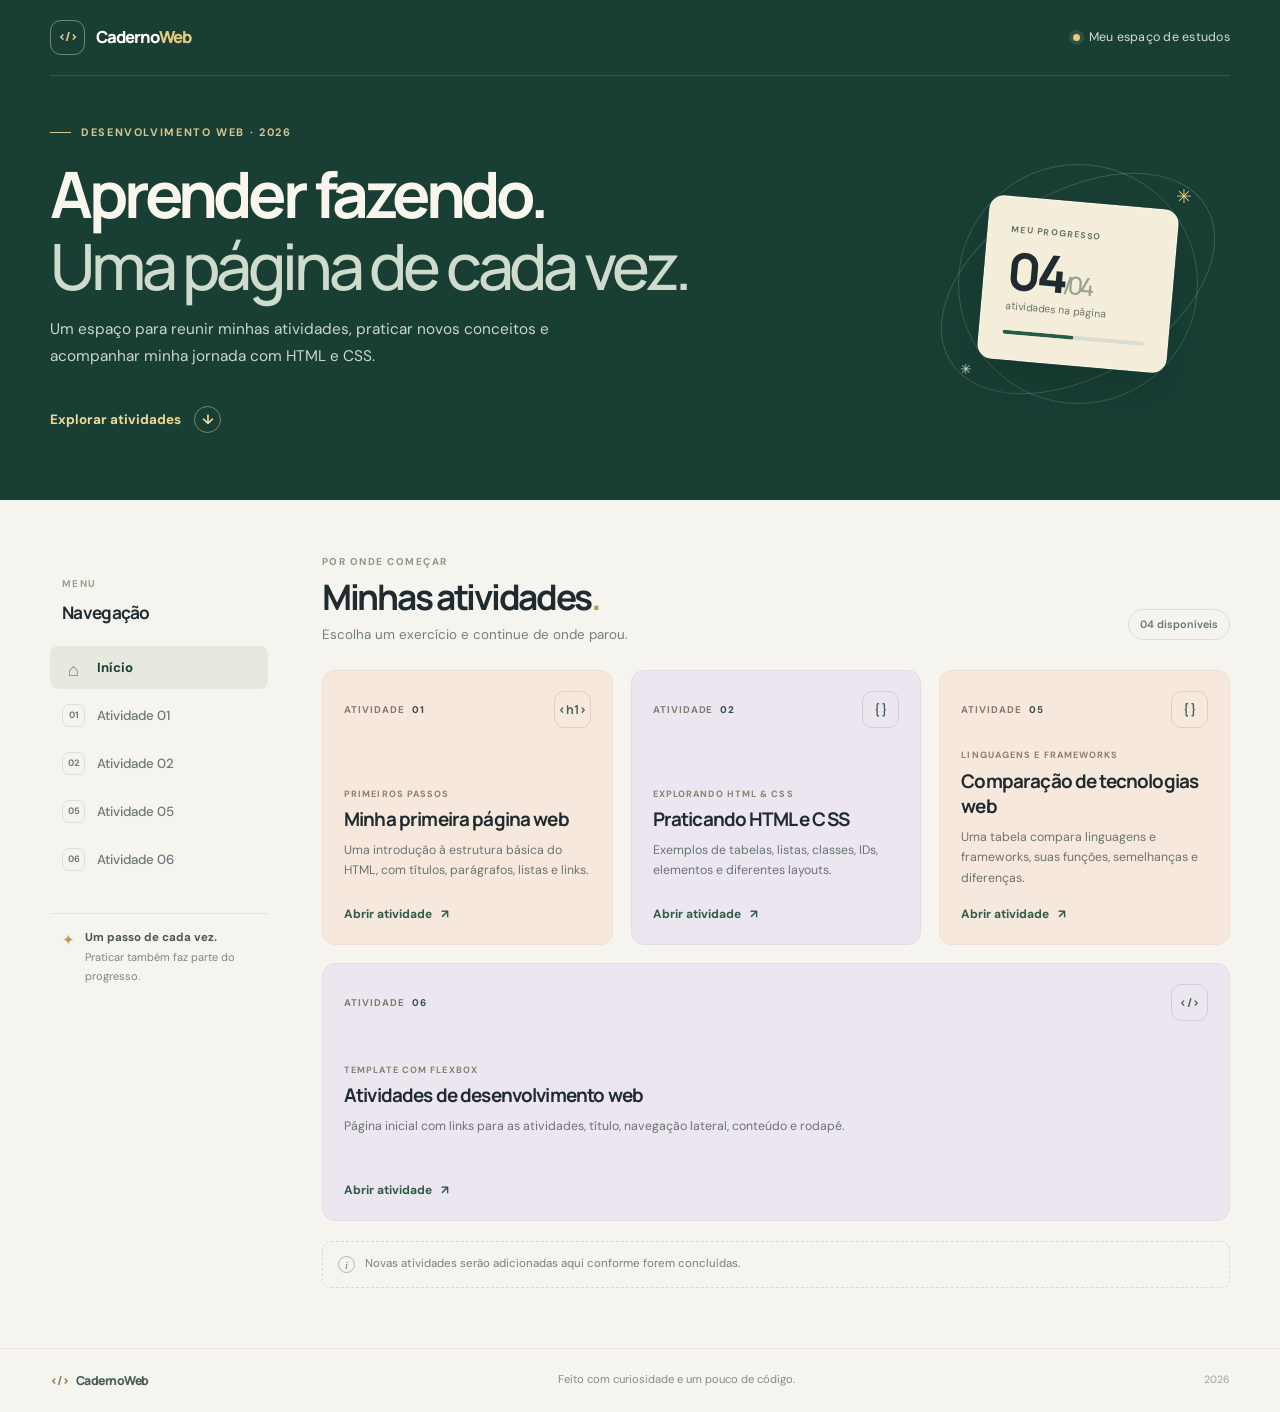
<file: index.html>
<!DOCTYPE html>
<html lang="pt-BR">
<head>
  <meta charset="UTF-8">
  <meta name="viewport" content="width=device-width, initial-scale=1.0">
  <meta name="description" content="Atividades e exercícios de HTML e CSS para estudar desenvolvimento web.">
  <meta name="theme-color" content="#f5f4ef">
  <title>Minhas atividades | Caderno Web</title>
  <link rel="stylesheet" href="style.css">
</head>
<body>
  <header class="site-header">
    <div class="topbar">
      <a class="brand" href="./index.html" aria-label="Caderno Web, página inicial">
        <span class="brand-mark" aria-hidden="true">&lt;/&gt;</span>
        <span>Caderno<span class="brand-light">Web</span></span>
      </a>
      <span class="course-label"><span class="status-dot" aria-hidden="true"></span> Meu espaço de estudos</span>
    </div>

    <div class="hero">
      <div class="hero-copy">
        <p class="eyebrow"><span class="eyebrow-line"></span> DESENVOLVIMENTO WEB · 2026</p>
        <h1>Aprender fazendo.<br><span>Uma página de cada vez.</span></h1>
        <p class="hero-description">Um espaço para reunir minhas atividades, praticar novos conceitos e acompanhar minha jornada com HTML e CSS.</p>
        <a class="hero-link" href="#atividades">Explorar atividades <span aria-hidden="true">↓</span></a>
      </div>
      <div class="hero-art" aria-hidden="true">
        <div class="art-orbit orbit-one"></div>
        <div class="art-orbit orbit-two"></div>
        <div class="art-card">
          <span class="art-card-label">MEU PROGRESSO</span>
          <strong>04<span>/04</span></strong>
          <span class="art-card-caption">atividades na página</span>
          <div class="progress-track"><span></span></div>
        </div>
        <span class="art-sparkle sparkle-one">✳</span>
        <span class="art-sparkle sparkle-two">✳</span>
      </div>
    </div>
  </header>

  <div class="page-layout">
    <aside class="sidebar" aria-labelledby="sidebar-title">
      <div>
        <p class="sidebar-kicker">MENU</p>
        <h2 id="sidebar-title">Navegação</h2>
        <nav aria-label="Navegação principal">
          <ul>
            <li><a class="nav-link nav-link-current" href="./index.html" aria-current="page"><span class="nav-icon" aria-hidden="true">⌂</span> Início</a></li>
            <li><a class="nav-link" href="#atividade-01"><span class="nav-icon nav-number" aria-hidden="true">01</span> Atividade 01</a></li>
            <li><a class="nav-link" href="#atividade-02"><span class="nav-icon nav-number" aria-hidden="true">02</span> Atividade 02</a></li>
            <li><a class="nav-link" href="#atividade-05"><span class="nav-icon nav-number" aria-hidden="true">05</span> Atividade 05</a></li>
            <li><a class="nav-link" href="#atividade-06"><span class="nav-icon nav-number" aria-hidden="true">06</span> Atividade 06</a></li>
          </ul>
        </nav>
      </div>

      <div class="sidebar-note">
        <span class="note-icon" aria-hidden="true">✦</span>
        <p><strong>Um passo de cada vez.</strong><br>Praticar também faz parte do progresso.</p>
      </div>
    </aside>

    <main class="content" id="atividades">
      <div class="section-heading">
        <div>
          <p class="section-kicker">POR ONDE COMEÇAR</p>
          <h2>Minhas atividades<span class="heading-period">.</span></h2>
          <p class="section-description">Escolha um exercício e continue de onde parou.</p>
        </div>
        <span class="count-badge">04 disponíveis</span>
      </div>

      <div class="activity-list">
        <article class="activity-card card-peach" id="atividade-01">
          <div class="card-topline">
            <span class="card-index">ATIVIDADE <strong>01</strong></span>
            <span class="card-symbol" aria-hidden="true">&lt;h1&gt;</span>
          </div>
          <div class="card-content">
            <p class="card-category">PRIMEIROS PASSOS</p>
            <h3>Minha primeira página web</h3>
            <p>Uma introdução à estrutura básica do HTML, com títulos, parágrafos, listas e links.</p>
            <a class="card-link" href="./atv01/index.html">Abrir atividade <span aria-hidden="true">↗</span></a>
          </div>
        </article>

        <article class="activity-card card-lilac" id="atividade-02">
          <div class="card-topline">
            <span class="card-index">ATIVIDADE <strong>02</strong></span>
            <span class="card-symbol" aria-hidden="true">{ }</span>
          </div>
          <div class="card-content">
            <p class="card-category">EXPLORANDO HTML &amp; CSS</p>
            <h3>Praticando HTML e CSS</h3>
            <p>Exemplos de tabelas, listas, classes, IDs, elementos e diferentes layouts.</p>
            <a class="card-link" href="./atv02/index.html">Abrir atividade <span aria-hidden="true">↗</span></a>
          </div>
        </article>

        <article class="activity-card card-peach" id="atividade-05">
          <div class="card-topline">
            <span class="card-index">ATIVIDADE <strong>05</strong></span>
            <span class="card-symbol" aria-hidden="true">{ }</span>
          </div>
          <div class="card-content">
            <p class="card-category">LINGUAGENS E FRAMEWORKS</p>
            <h3>Comparação de tecnologias web</h3>
            <p>Uma tabela compara linguagens e frameworks, suas funções, semelhanças e diferenças.</p>
            <a class="card-link" href="./atv05/index.html">Abrir atividade <span aria-hidden="true">↗</span></a>
          </div>
        </article>

        <article class="activity-card card-lilac" id="atividade-06">
          <div class="card-topline">
            <span class="card-index">ATIVIDADE <strong>06</strong></span>
            <span class="card-symbol" aria-hidden="true">&lt;/&gt;</span>
          </div>
          <div class="card-content">
            <p class="card-category">TEMPLATE COM FLEXBOX</p>
            <h3>Atividades de desenvolvimento web</h3>
            <p>Página inicial com links para as atividades, título, navegação lateral, conteúdo e rodapé.</p>
            <a class="card-link" href="./atv06/index.html">Abrir atividade <span aria-hidden="true">↗</span></a>
          </div>
        </article>
      </div>

      <div class="bottom-note">
        <span class="bottom-note-mark" aria-hidden="true">i</span>
        <p>Novas atividades serão adicionadas aqui conforme forem concluídas.</p>
      </div>
    </main>
  </div>

  <footer class="site-footer">
    <a class="footer-brand" href="./index.html"><span aria-hidden="true">&lt;/&gt;</span> CadernoWeb</a>
    <p>Feito com curiosidade e um pouco de código.</p>
    <span class="footer-year">2026</span>
  </footer>
</body>
</html>
</file>
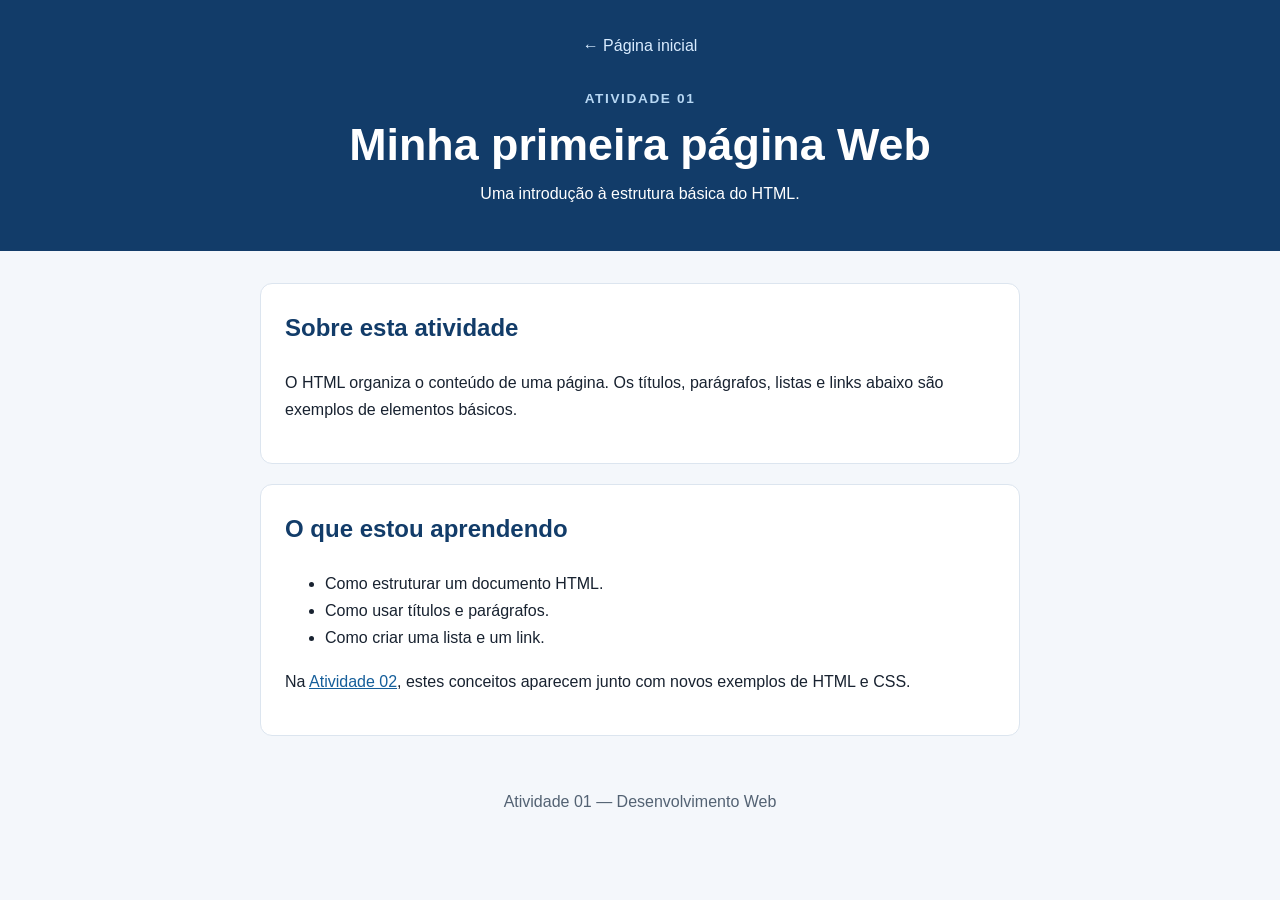
<file: atv01/index.html>
<!DOCTYPE html>
<html lang="pt-BR">
<head>
  <meta charset="UTF-8">
  <meta name="viewport" content="width=device-width, initial-scale=1.0">
  <meta name="description" content="Atividade 01: estrutura básica de uma página HTML.">
  <title>Atividade 01 | HTML e CSS</title>
  <link rel="stylesheet" href="style.css">
</head>
<body>
  <header class="page-header">
    <a class="home-link" href="../index.html">← Página inicial</a>
    <p class="eyebrow">Atividade 01</p>
    <h1>Minha primeira página Web</h1>
    <p>Uma introdução à estrutura básica do HTML.</p>
  </header>

  <main>
    <section class="content-card">
      <h2>Sobre esta atividade</h2>
      <p>O HTML organiza o conteúdo de uma página. Os títulos, parágrafos, listas e links abaixo são exemplos de elementos básicos.</p>
    </section>

    <section class="content-card">
      <h2>O que estou aprendendo</h2>
      <ul>
        <li>Como estruturar um documento HTML.</li>
        <li>Como usar títulos e parágrafos.</li>
        <li>Como criar uma lista e um link.</li>
      </ul>
      <p>Na <a href="../atv02/index.html">Atividade 02</a>, estes conceitos aparecem junto com novos exemplos de HTML e CSS.</p>
    </section>
  </main>

  <footer>Atividade 01 — Desenvolvimento Web</footer>
</body>
</html>
</file>
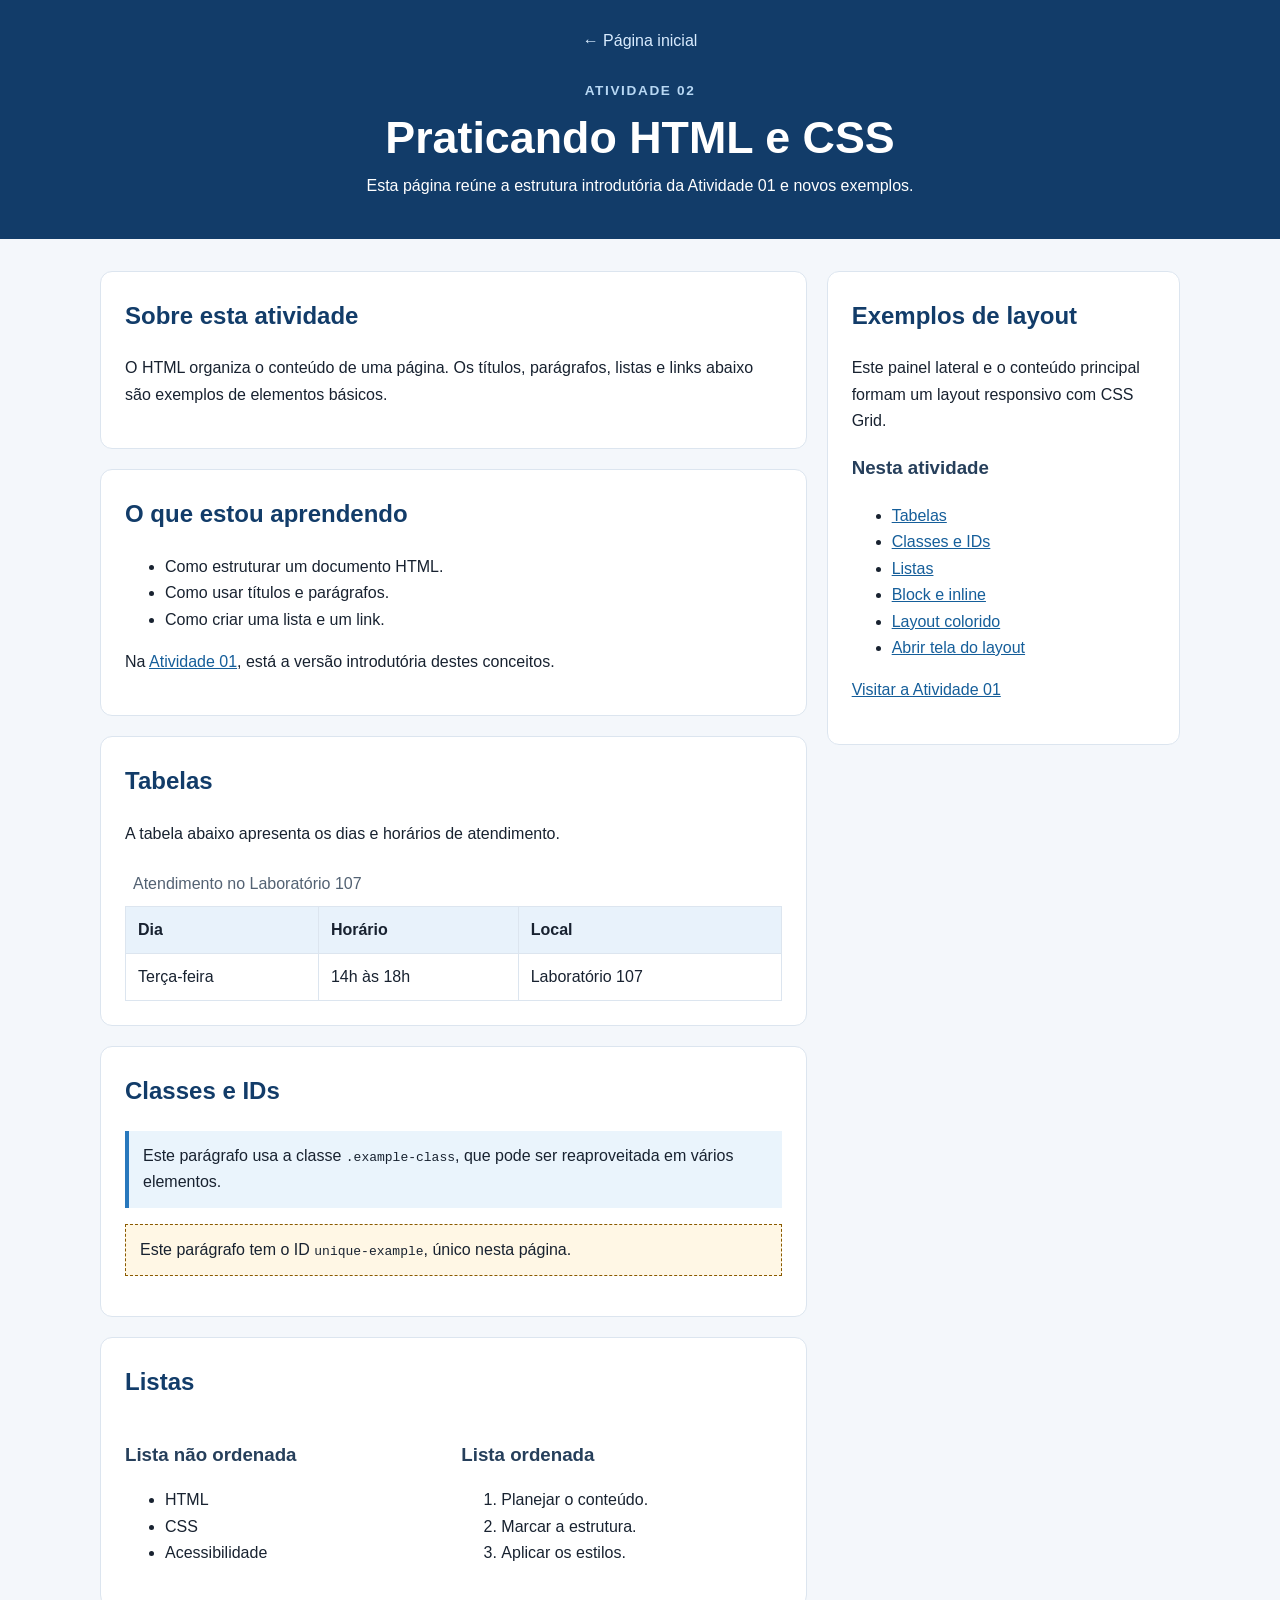
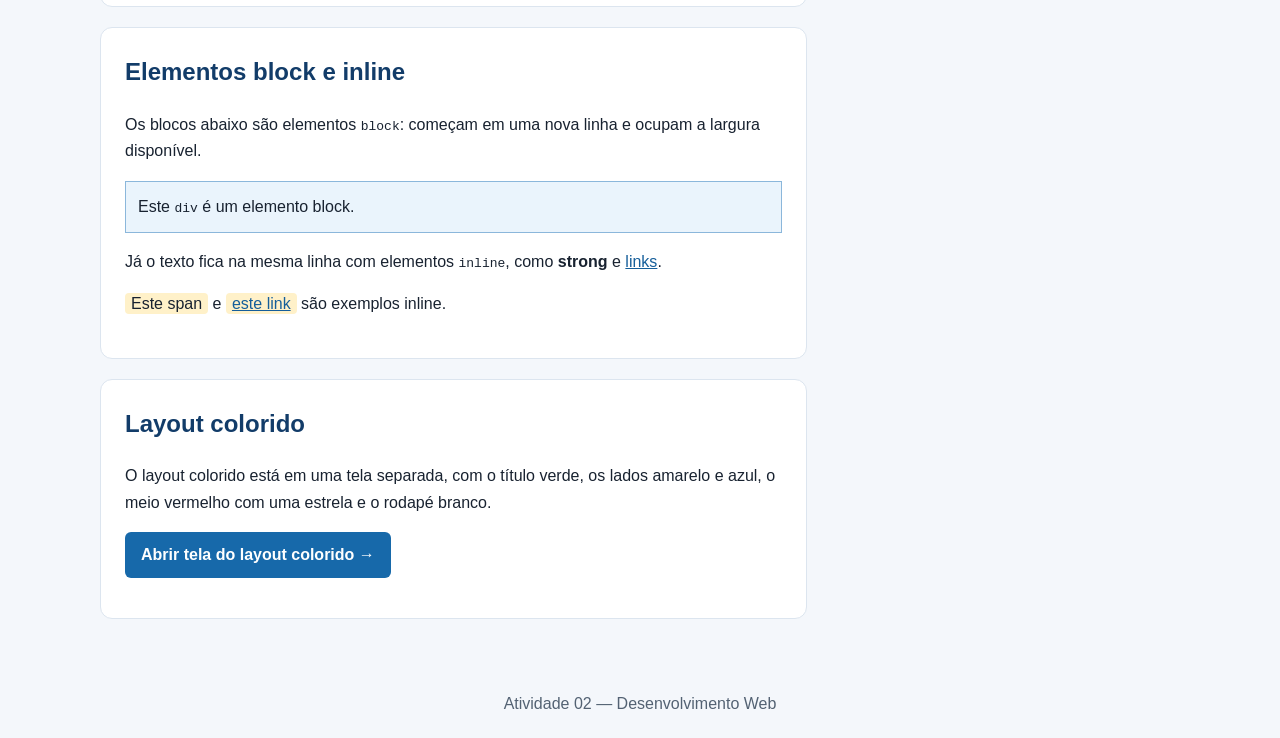
<file: atv02/index.html>
<!DOCTYPE html>
<html lang="pt-BR">
<head>
  <meta charset="UTF-8">
  <meta name="viewport" content="width=device-width, initial-scale=1.0">
  <meta name="description" content="Atividade 02: exemplos de tabelas, classes, IDs, layouts, listas e elementos HTML.">
  <title>Atividade 02 | HTML e CSS</title>
  <link rel="stylesheet" href="style.css?v=4">
</head>
<body>
  <header class="page-header">
    <a class="home-link" href="../index.html">← Página inicial</a>
    <p class="eyebrow">Atividade 02</p>
    <h1>Praticando HTML e CSS</h1>
    <p>Esta página reúne a estrutura introdutória da Atividade 01 e novos exemplos.</p>
  </header>

  <main class="page-layout">
    <article class="main-content">
      <section class="content-card" id="introducao">
        <h2>Sobre esta atividade</h2>
        <p>O HTML organiza o conteúdo de uma página. Os títulos, parágrafos, listas e links abaixo são exemplos de elementos básicos.</p>
      </section>

      <section class="content-card">
        <h2>O que estou aprendendo</h2>
        <ul>
          <li>Como estruturar um documento HTML.</li>
          <li>Como usar títulos e parágrafos.</li>
          <li>Como criar uma lista e um link.</li>
        </ul>
        <p>Na <a href="../atv01/index.html">Atividade 01</a>, está a versão introdutória destes conceitos.</p>
      </section>

      <section class="content-card" id="tabelas">
        <h2>Tabelas</h2>
        <p>A tabela abaixo apresenta os dias e horários de atendimento.</p>
        <div class="table-wrapper">
          <table>
            <caption>Atendimento no Laboratório 107</caption>
            <thead>
              <tr><th scope="col">Dia</th><th scope="col">Horário</th><th scope="col">Local</th></tr>
            </thead>
            <tbody>
              <tr><td>Terça-feira</td><td>14h às 18h</td><td>Laboratório 107</td></tr>
            </tbody>
          </table>
        </div>
      </section>

      <section class="content-card" id="classes-ids">
        <h2>Classes e IDs</h2>
        <p class="example-class">Este parágrafo usa a classe <code>.example-class</code>, que pode ser reaproveitada em vários elementos.</p>
        <p id="unique-example">Este parágrafo tem o ID <code>unique-example</code>, único nesta página.</p>
      </section>

      <section class="content-card" id="listas">
        <h2>Listas</h2>
        <div class="list-columns">
          <div>
            <h3>Lista não ordenada</h3>
            <ul><li>HTML</li><li>CSS</li><li>Acessibilidade</li></ul>
          </div>
          <div>
            <h3>Lista ordenada</h3>
            <ol><li>Planejar o conteúdo.</li><li>Marcar a estrutura.</li><li>Aplicar os estilos.</li></ol>
          </div>
        </div>
      </section>

      <section class="content-card" id="block-inline">
        <h2>Elementos block e inline</h2>
        <p>Os blocos abaixo são elementos <code>block</code>: começam em uma nova linha e ocupam a largura disponível.</p>
        <div class="block-example">Este <code>div</code> é um elemento block.</div>
        <p>Já o texto fica na mesma linha com elementos <code>inline</code>, como <strong>strong</strong> e <a href="#introducao">links</a>.</p>
        <p class="inline-example"><span>Este span</span> e <a href="#listas">este link</a> são exemplos inline.</p>
      </section>

      <section class="content-card" id="layout-colorido">
        <h2>Layout colorido</h2>
        <p>O layout colorido está em uma tela separada, com o título verde, os lados amarelo e azul, o meio vermelho com uma estrela e o rodapé branco.</p>
        <p><a class="layout-open-link" href="./layout.html">Abrir tela do layout colorido →</a></p>
      </section>
    </article>

    <aside class="sidebar">
      <h2>Exemplos de layout</h2>
      <p>Este painel lateral e o conteúdo principal formam um layout responsivo com CSS Grid.</p>
      <h3>Nesta atividade</h3>
      <ul>
        <li><a href="#tabelas">Tabelas</a></li>
        <li><a href="#classes-ids">Classes e IDs</a></li>
        <li><a href="#listas">Listas</a></li>
        <li><a href="#block-inline">Block e inline</a></li>
        <li><a href="#layout-colorido">Layout colorido</a></li>
        <li><a href="./layout.html">Abrir tela do layout</a></li>
      </ul>
      <p><a href="../atv01/index.html">Visitar a Atividade 01</a></p>
    </aside>
  </main>

  <footer>Atividade 02 — Desenvolvimento Web</footer>
</body>
</html>
</file>
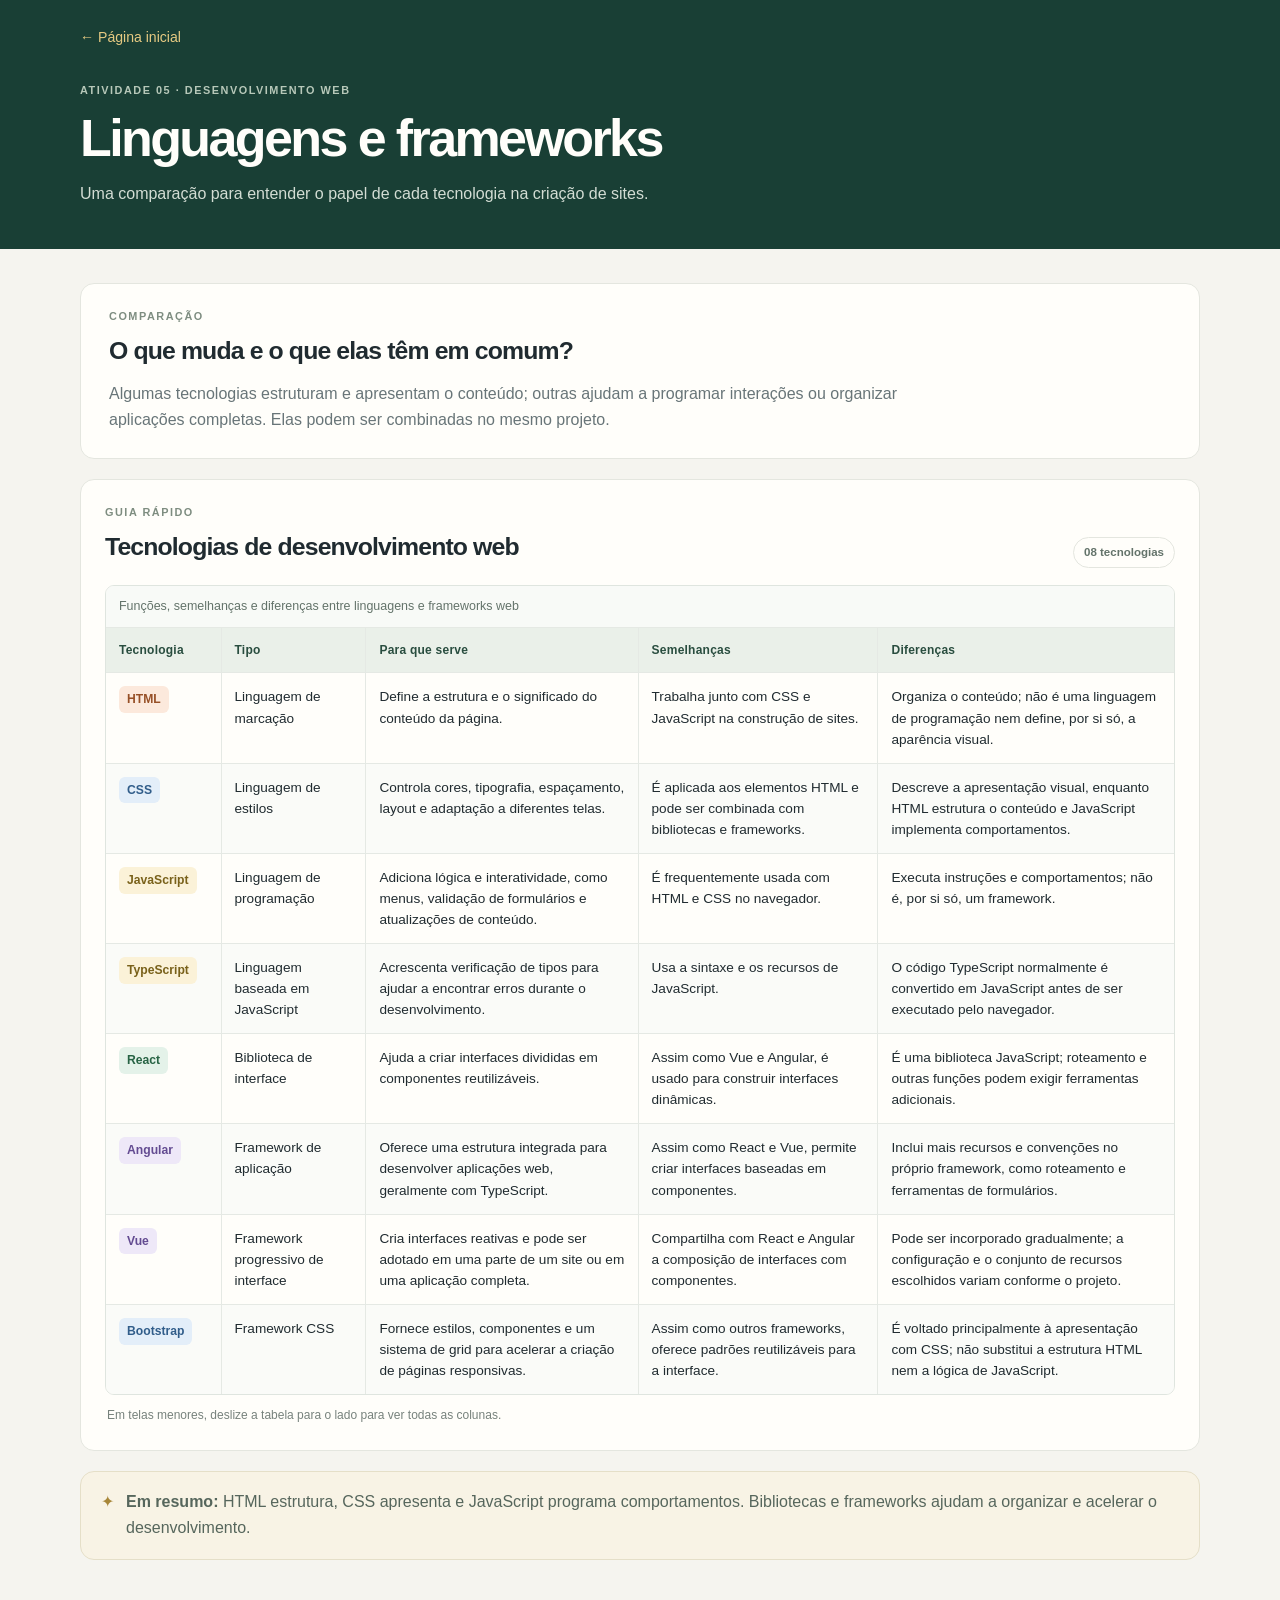
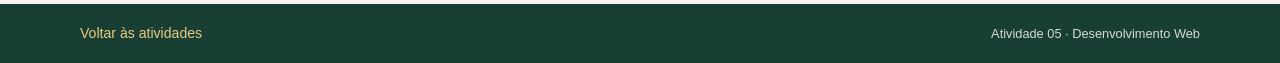
<file: atv05/index.html>
<!DOCTYPE html>
<html lang="pt-BR">
<head>
  <meta charset="UTF-8">
  <meta name="viewport" content="width=device-width, initial-scale=1.0">
  <meta name="description" content="Atividade 05: comparação entre linguagens e frameworks de desenvolvimento web.">
  <title>Atividade 05 | Tecnologias Web</title>
  <link rel="stylesheet" href="style.css">
</head>
<body>
  <header class="page-header">
    <a class="home-link" href="../index.html">← Página inicial</a>
    <p class="eyebrow">ATIVIDADE 05 · DESENVOLVIMENTO WEB</p>
    <h1>Linguagens e frameworks</h1>
    <p>Uma comparação para entender o papel de cada tecnologia na criação de sites.</p>
  </header>

  <main class="page-content">
    <section class="intro-card" aria-labelledby="comparison-title">
      <div class="section-label">COMPARAÇÃO</div>
      <h2 id="comparison-title">O que muda e o que elas têm em comum?</h2>
      <p>Algumas tecnologias estruturam e apresentam o conteúdo; outras ajudam a programar interações ou organizar aplicações completas. Elas podem ser combinadas no mesmo projeto.</p>
    </section>

    <div class="table-card">
      <div class="table-heading">
        <div>
          <p class="section-label">GUIA RÁPIDO</p>
          <h2>Tecnologias de desenvolvimento web</h2>
        </div>
        <span class="technology-count">08 tecnologias</span>
      </div>
      <div class="table-scroll" tabindex="0" role="region" aria-label="Tabela comparativa; role para o lado em telas pequenas">
        <table>
          <caption>Funções, semelhanças e diferenças entre linguagens e frameworks web</caption>
          <thead>
            <tr>
              <th scope="col">Tecnologia</th>
              <th scope="col">Tipo</th>
              <th scope="col">Para que serve</th>
              <th scope="col">Semelhanças</th>
              <th scope="col">Diferenças</th>
            </tr>
          </thead>
          <tbody>
            <tr>
              <th scope="row"><span class="tech-badge markup">HTML</span></th>
              <td>Linguagem de marcação</td>
              <td>Define a estrutura e o significado do conteúdo da página.</td>
              <td>Trabalha junto com CSS e JavaScript na construção de sites.</td>
              <td>Organiza o conteúdo; não é uma linguagem de programação nem define, por si só, a aparência visual.</td>
            </tr>
            <tr>
              <th scope="row"><span class="tech-badge styles">CSS</span></th>
              <td>Linguagem de estilos</td>
              <td>Controla cores, tipografia, espaçamento, layout e adaptação a diferentes telas.</td>
              <td>É aplicada aos elementos HTML e pode ser combinada com bibliotecas e frameworks.</td>
              <td>Descreve a apresentação visual, enquanto HTML estrutura o conteúdo e JavaScript implementa comportamentos.</td>
            </tr>
            <tr>
              <th scope="row"><span class="tech-badge script">JavaScript</span></th>
              <td>Linguagem de programação</td>
              <td>Adiciona lógica e interatividade, como menus, validação de formulários e atualizações de conteúdo.</td>
              <td>É frequentemente usada com HTML e CSS no navegador.</td>
              <td>Executa instruções e comportamentos; não é, por si só, um framework.</td>
            </tr>
            <tr>
              <th scope="row"><span class="tech-badge script">TypeScript</span></th>
              <td>Linguagem baseada em JavaScript</td>
              <td>Acrescenta verificação de tipos para ajudar a encontrar erros durante o desenvolvimento.</td>
              <td>Usa a sintaxe e os recursos de JavaScript.</td>
              <td>O código TypeScript normalmente é convertido em JavaScript antes de ser executado pelo navegador.</td>
            </tr>
            <tr>
              <th scope="row"><span class="tech-badge library">React</span></th>
              <td>Biblioteca de interface</td>
              <td>Ajuda a criar interfaces divididas em componentes reutilizáveis.</td>
              <td>Assim como Vue e Angular, é usado para construir interfaces dinâmicas.</td>
              <td>É uma biblioteca JavaScript; roteamento e outras funções podem exigir ferramentas adicionais.</td>
            </tr>
            <tr>
              <th scope="row"><span class="tech-badge framework">Angular</span></th>
              <td>Framework de aplicação</td>
              <td>Oferece uma estrutura integrada para desenvolver aplicações web, geralmente com TypeScript.</td>
              <td>Assim como React e Vue, permite criar interfaces baseadas em componentes.</td>
              <td>Inclui mais recursos e convenções no próprio framework, como roteamento e ferramentas de formulários.</td>
            </tr>
            <tr>
              <th scope="row"><span class="tech-badge framework">Vue</span></th>
              <td>Framework progressivo de interface</td>
              <td>Cria interfaces reativas e pode ser adotado em uma parte de um site ou em uma aplicação completa.</td>
              <td>Compartilha com React e Angular a composição de interfaces com componentes.</td>
              <td>Pode ser incorporado gradualmente; a configuração e o conjunto de recursos escolhidos variam conforme o projeto.</td>
            </tr>
            <tr>
              <th scope="row"><span class="tech-badge styles">Bootstrap</span></th>
              <td>Framework CSS</td>
              <td>Fornece estilos, componentes e um sistema de grid para acelerar a criação de páginas responsivas.</td>
              <td>Assim como outros frameworks, oferece padrões reutilizáveis para a interface.</td>
              <td>É voltado principalmente à apresentação com CSS; não substitui a estrutura HTML nem a lógica de JavaScript.</td>
            </tr>
          </tbody>
        </table>
      </div>
      <p class="scroll-hint">Em telas menores, deslize a tabela para o lado para ver todas as colunas.</p>
    </div>

    <aside class="summary-card">
      <span class="summary-icon" aria-hidden="true">✦</span>
      <p><strong>Em resumo:</strong> HTML estrutura, CSS apresenta e JavaScript programa comportamentos. Bibliotecas e frameworks ajudam a organizar e acelerar o desenvolvimento.</p>
    </aside>
  </main>

  <footer class="page-footer">
    <a href="../index.html">Voltar às atividades</a>
    <span>Atividade 05 · Desenvolvimento Web</span>
  </footer>
</body>
</html>
</file>
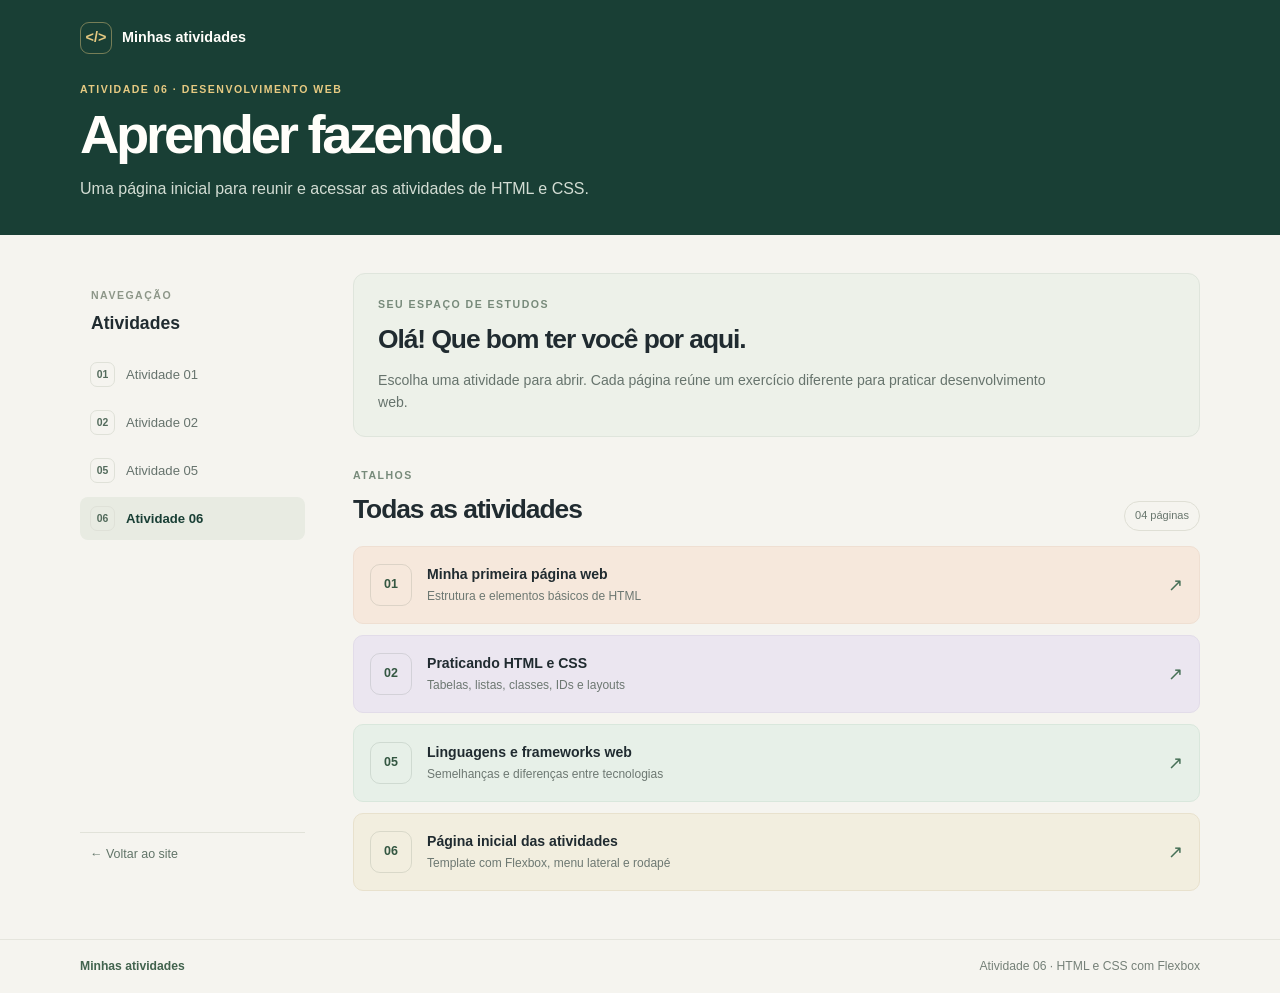
<file: atv06/index.html>
<!DOCTYPE html>
<html lang="pt-BR">
<head>
  <meta charset="UTF-8">
  <meta name="viewport" content="width=device-width, initial-scale=1.0">
  <meta name="description" content="Atividade 06: página inicial com links para as atividades, feita com Flexbox.">
  <title>Atividade 06 | Página inicial</title>
  <link rel="stylesheet" href="style.css">
</head>
<body>
  <header class="page-header">
    <a class="brand" href="../index.html"><span class="brand-mark" aria-hidden="true">&lt;/&gt;</span> Minhas atividades</a>
    <p class="eyebrow">ATIVIDADE 06 · DESENVOLVIMENTO WEB</p>
    <h1>Aprender fazendo.</h1>
    <p>Uma página inicial para reunir e acessar as atividades de HTML e CSS.</p>
  </header>

  <div class="page-layout">
    <aside class="sidebar" aria-labelledby="navigation-title">
      <div>
        <p class="sidebar-kicker">NAVEGAÇÃO</p>
        <h2 id="navigation-title">Atividades</h2>
        <nav aria-label="Links para as atividades">
          <ul>
            <li><a href="../atv01/index.html"><span class="nav-number">01</span> Atividade 01</a></li>
            <li><a href="../atv02/index.html"><span class="nav-number">02</span> Atividade 02</a></li>
            <li><a href="../atv05/index.html"><span class="nav-number">05</span> Atividade 05</a></li>
            <li><a class="current-link" href="./index.html" aria-current="page"><span class="nav-number">06</span> Atividade 06</a></li>
          </ul>
        </nav>
      </div>
      <a class="back-link" href="../index.html">← Voltar ao site</a>
    </aside>

    <main class="content">
      <section class="welcome-card">
        <p class="section-kicker">SEU ESPAÇO DE ESTUDOS</p>
        <h2>Olá! Que bom ter você por aqui.</h2>
        <p>Escolha uma atividade para abrir. Cada página reúne um exercício diferente para praticar desenvolvimento web.</p>
      </section>

      <section class="activity-section" aria-labelledby="activities-title">
        <div class="section-heading">
          <div>
            <p class="section-kicker">ATALHOS</p>
            <h2 id="activities-title">Todas as atividades</h2>
          </div>
          <span class="activity-count">04 páginas</span>
        </div>

        <div class="activity-list">
          <a class="activity-card peach" href="../atv01/index.html">
            <span class="activity-number">01</span>
            <span class="activity-copy">
              <strong>Minha primeira página web</strong>
              <small>Estrutura e elementos básicos de HTML</small>
            </span>
            <span class="arrow" aria-hidden="true">↗</span>
          </a>
          <a class="activity-card lilac" href="../atv02/index.html">
            <span class="activity-number">02</span>
            <span class="activity-copy">
              <strong>Praticando HTML e CSS</strong>
              <small>Tabelas, listas, classes, IDs e layouts</small>
            </span>
            <span class="arrow" aria-hidden="true">↗</span>
          </a>
          <a class="activity-card mint" href="../atv05/index.html">
            <span class="activity-number">05</span>
            <span class="activity-copy">
              <strong>Linguagens e frameworks web</strong>
              <small>Semelhanças e diferenças entre tecnologias</small>
            </span>
            <span class="arrow" aria-hidden="true">↗</span>
          </a>
          <a class="activity-card sand" href="./index.html" aria-current="page">
            <span class="activity-number">06</span>
            <span class="activity-copy">
              <strong>Página inicial das atividades</strong>
              <small>Template com Flexbox, menu lateral e rodapé</small>
            </span>
            <span class="arrow" aria-hidden="true">↗</span>
          </a>
        </div>
      </section>
    </main>
  </div>

  <footer class="page-footer">
    <a href="../index.html">Minhas atividades</a>
    <span>Atividade 06 · HTML e CSS com Flexbox</span>
  </footer>
</body>
</html>
</file>
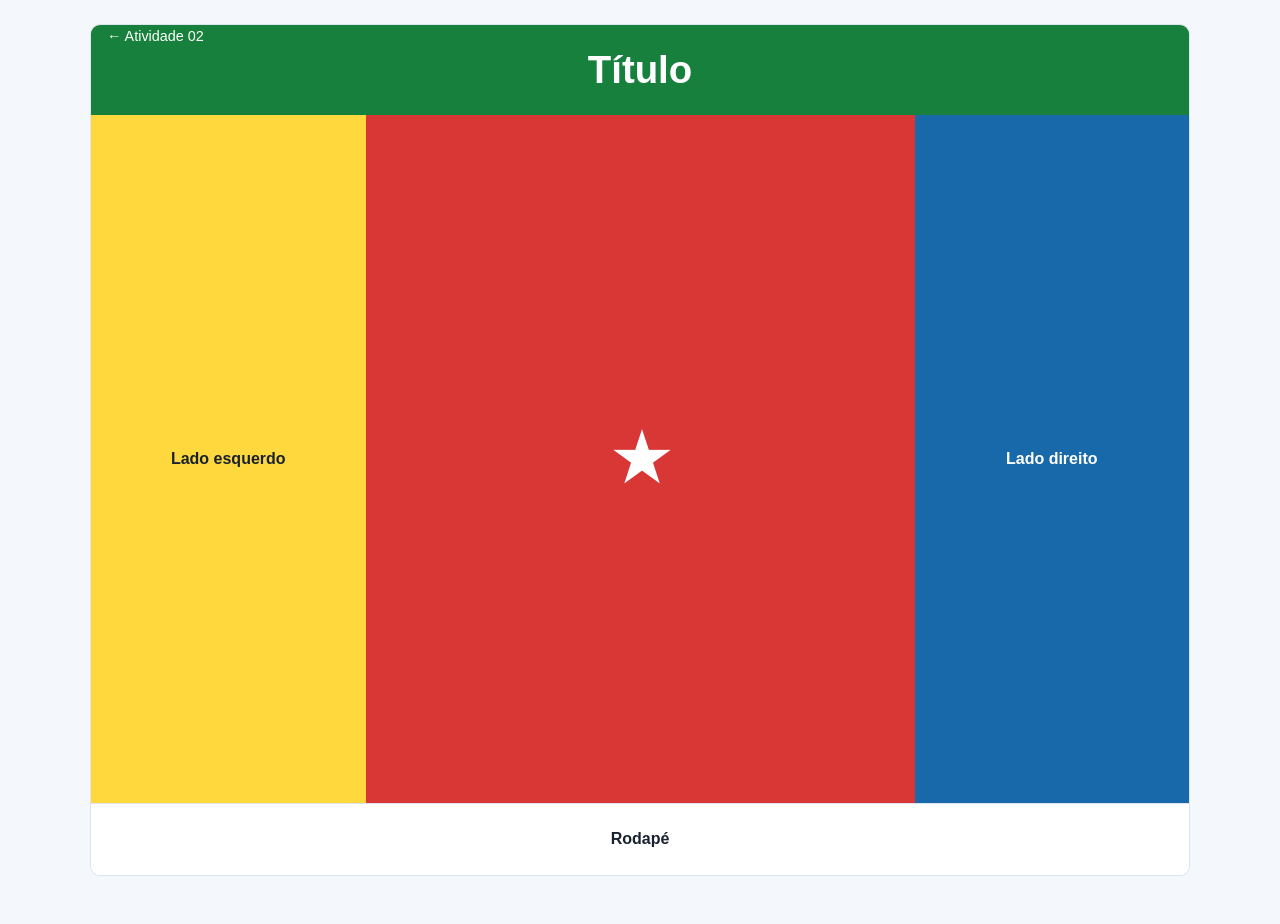
<file: atv02/layout.html>
<!DOCTYPE html>
<html lang="pt-BR">
<head>
  <meta charset="UTF-8">
  <meta name="viewport" content="width=device-width, initial-scale=1.0">
  <meta name="description" content="Tela exclusiva do layout colorido da Atividade 02.">
  <title>Layout colorido | Atividade 02</title>
  <link rel="stylesheet" href="style.css?v=3">
</head>
<body class="layout-screen">
  <main class="layout-screen-main">
    <div class="color-layout">
      <header class="color-layout-header">
        <a class="layout-back-link" href="./index.html">← Atividade 02</a>
        <h1>Título</h1>
      </header>
      <aside class="color-layout-left">Lado esquerdo</aside>
      <section class="color-layout-title" aria-label="Meio com estrela">
        <span class="layout-star" aria-hidden="true">★</span>
      </section>
      <aside class="color-layout-right">Lado direito</aside>
      <footer class="color-layout-footer">Rodapé</footer>
    </div>
  </main>
</body>
</html>
</file>
<file: style.css>
@import url('https://fonts.googleapis.com/css2?family=DM+Sans:wght@400;500;600;700&family=Manrope:wght@400;500;600;700;800&display=swap');

:root {
  color-scheme: light;
  --ink: #202b30;
  --muted: #737e80;
  --paper: #f5f4ef;
  --white: #fffefa;
  --green: #245c4a;
  --green-dark: #193f35;
  --line: #e8e6df;
}

* {
  box-sizing: border-box;
}

html {
  scroll-behavior: smooth;
}

body {
  display: flex;
  min-height: 100vh;
  flex-direction: column;
  margin: 0;
  background: var(--paper);
  color: var(--ink);
  font-family: "DM Sans", Arial, sans-serif;
  line-height: 1.6;
  -webkit-font-smoothing: antialiased;
}

a {
  color: inherit;
}

.site-header {
  overflow: hidden;
  background: var(--green-dark);
  color: #f8f6ed;
}

.topbar {
  display: flex;
  width: min(100% - 64px, 1180px);
  height: 76px;
  align-items: center;
  justify-content: space-between;
  margin: 0 auto;
  border-bottom: 1px solid rgb(255 255 255 / 13%);
}

.brand {
  display: inline-flex;
  align-items: center;
  gap: 11px;
  color: #fffefa;
  font-family: "Manrope", Arial, sans-serif;
  font-size: 1.04rem;
  font-weight: 800;
  letter-spacing: -0.06em;
  text-decoration: none;
}

.brand-mark {
  display: grid;
  width: 35px;
  height: 35px;
  place-items: center;
  border: 1px solid rgb(240 226 184 / 42%);
  border-radius: 11px;
  color: #e6ca82;
  font-size: 0.79rem;
  letter-spacing: -0.09em;
}

.brand-light {
  color: #e6ca82;
}

.course-label {
  display: inline-flex;
  align-items: center;
  gap: 9px;
  color: #d3ddd4;
  font-size: 0.78rem;
  letter-spacing: 0.02em;
}

.status-dot {
  width: 7px;
  height: 7px;
  border-radius: 50%;
  background: #e6ca82;
  box-shadow: 0 0 0 4px rgb(230 202 130 / 12%);
}

.hero {
  position: relative;
  display: flex;
  width: min(100% - 64px, 1180px);
  min-height: 365px;
  align-items: center;
  justify-content: space-between;
  gap: 40px;
  margin: 0 auto;
  padding: 48px 0 57px;
}

.hero-copy {
  position: relative;
  z-index: 1;
  max-width: 640px;
}

.eyebrow,
.section-kicker,
.sidebar-kicker {
  margin: 0;
  font-size: 0.68rem;
  font-weight: 700;
  letter-spacing: 0.15em;
}

.eyebrow {
  display: flex;
  align-items: center;
  gap: 10px;
  color: #d7c58e;
}

.eyebrow-line {
  width: 21px;
  height: 1px;
  background: #d7c58e;
}

.hero h1 {
  margin: 17px 0 14px;
  font-family: "Manrope", Arial, sans-serif;
  font-size: clamp(2.4rem, 5vw, 4rem);
  font-weight: 700;
  letter-spacing: -0.065em;
  line-height: 1.12;
}

.hero h1 span {
  color: #cfdbcd;
  font-weight: 500;
}

.hero-description {
  max-width: 500px;
  margin: 0;
  color: #cad5cd;
  font-size: 0.96rem;
  line-height: 1.8;
}

.hero-link {
  display: inline-flex;
  align-items: center;
  gap: 13px;
  margin-top: 25px;
  padding: 10px 0;
  color: #f0d998;
  font-size: 0.84rem;
  font-weight: 700;
  text-decoration: none;
}

.hero-link span {
  display: grid;
  width: 27px;
  height: 27px;
  place-items: center;
  border: 1px solid rgb(240 217 152 / 45%);
  border-radius: 50%;
  transition: transform 160ms ease;
}

.hero-link:hover span {
  transform: translateY(3px);
}

.hero-art {
  position: relative;
  display: flex;
  width: 305px;
  height: 255px;
  flex: 0 0 305px;
  align-items: center;
  justify-content: center;
}

.art-orbit {
  position: absolute;
  border: 1px solid rgb(225 217 185 / 20%);
  border-radius: 50%;
}

.orbit-one {
  width: 240px;
  height: 240px;
}

.orbit-two {
  width: 300px;
  height: 185px;
  transform: rotate(-31deg);
}

.art-card {
  position: relative;
  z-index: 1;
  display: flex;
  width: 190px;
  min-height: 164px;
  flex-direction: column;
  justify-content: center;
  padding: 23px;
  border: 1px solid rgb(255 255 255 / 45%);
  border-radius: 15px;
  background: #f4edda;
  box-shadow: 0 20px 50px rgb(8 28 22 / 24%);
  color: var(--ink);
  transform: rotate(5deg);
}

.art-card-label {
  color: #65756a;
  font-size: 0.55rem;
  font-weight: 700;
  letter-spacing: 0.14em;
}

.art-card strong {
  margin: 3px 0 -3px;
  font-family: "Manrope", Arial, sans-serif;
  font-size: 3.2rem;
  letter-spacing: -0.09em;
  line-height: 1.2;
}

.art-card strong span {
  color: #99a195;
  font-size: 1.55rem;
  font-weight: 500;
}

.art-card-caption {
  color: #68756c;
  font-size: 0.65rem;
}

.progress-track {
  height: 4px;
  margin-top: 15px;
  overflow: hidden;
  border-radius: 5px;
  background: #d9dccf;
}

.progress-track span {
  display: block;
  width: 50%;
  height: 100%;
  border-radius: inherit;
  background: var(--green);
}

.art-sparkle {
  position: absolute;
  z-index: 1;
  color: #e6ca82;
  font-size: 1.2rem;
}

.sparkle-one {
  top: 26px;
  right: 38px;
}

.sparkle-two {
  bottom: 30px;
  left: 35px;
  color: #c8d8c8;
  font-size: 0.85rem;
}

.page-layout {
  display: flex;
  width: min(100% - 64px, 1180px);
  flex: 1;
  align-items: flex-start;
  gap: 54px;
  margin: 0 auto;
  padding: 54px 0 60px;
}

.sidebar {
  display: flex;
  width: 218px;
  min-height: 342px;
  flex: 0 0 218px;
  flex-direction: column;
  justify-content: space-between;
  padding: 22px 0 0;
}

.sidebar-kicker {
  margin: 0 0 7px 12px;
  color: #9a9e91;
  font-size: 0.61rem;
}

.sidebar h2 {
  margin: 0 0 20px 12px;
  font-family: "Manrope", Arial, sans-serif;
  font-size: 1.08rem;
  letter-spacing: -0.04em;
}

.sidebar nav ul {
  display: flex;
  flex-direction: column;
  gap: 5px;
  margin: 0;
  padding: 0;
  list-style: none;
}

.nav-link {
  display: flex;
  min-height: 43px;
  align-items: center;
  gap: 12px;
  padding: 8px 12px;
  border-radius: 8px;
  color: #6d7775;
  font-size: 0.83rem;
  font-weight: 500;
  text-decoration: none;
  transition: color 150ms ease, background 150ms ease;
}

.nav-link:hover,
.nav-link:focus-visible {
  background: #ecebe3;
  color: var(--green);
}

.nav-link-current {
  background: #e7e9df;
  color: var(--green-dark);
  font-weight: 700;
}

.nav-icon {
  display: grid;
  width: 23px;
  height: 23px;
  flex: 0 0 23px;
  place-items: center;
  color: #658071;
  font-size: 1.12rem;
}

.nav-number {
  border: 1px solid #dedfd6;
  border-radius: 7px;
  color: #727d73;
  font-size: 0.58rem;
  font-weight: 700;
}

.sidebar-note {
  display: flex;
  align-items: flex-start;
  gap: 10px;
  margin: 32px 0 0;
  padding: 14px 12px;
  border-top: 1px solid #e4e3db;
}

.note-icon {
  color: #bc9d54;
  font-size: 0.95rem;
}

.sidebar-note p {
  margin: 0;
  color: #7d8580;
  font-size: 0.69rem;
  line-height: 1.7;
}

.sidebar-note strong {
  color: #46574f;
  font-size: 0.72rem;
}

.content {
  min-width: 0;
  flex: 1;
}

.section-heading {
  display: flex;
  align-items: flex-end;
  justify-content: space-between;
  gap: 20px;
  margin-bottom: 25px;
}

.section-kicker {
  color: #8d9688;
  font-size: 0.62rem;
}

.section-heading h2 {
  margin: 5px 0 1px;
  font-family: "Manrope", Arial, sans-serif;
  font-size: clamp(1.7rem, 3vw, 2.2rem);
  font-weight: 700;
  letter-spacing: -0.065em;
  line-height: 1.25;
}

.heading-period {
  color: #b89a56;
}

.section-description {
  margin: 5px 0 0;
  color: var(--muted);
  font-size: 0.84rem;
}

.count-badge {
  flex: 0 0 auto;
  margin-bottom: 5px;
  padding: 6px 11px;
  border: 1px solid #dfdfd5;
  border-radius: 99px;
  color: #68766d;
  font-size: 0.67rem;
  font-weight: 600;
}

.activity-list {
  display: flex;
  flex-wrap: wrap;
  gap: 18px;
}

.activity-card {
  display: flex;
  min-height: 258px;
  flex: 1 1 260px;
  flex-direction: column;
  justify-content: space-between;
  padding: 20px 21px 19px;
  border: 1px solid transparent;
  border-radius: 13px;
  transition: transform 180ms ease, box-shadow 180ms ease;
  scroll-margin-top: 20px;
}

.activity-card:hover {
  transform: translateY(-4px);
  box-shadow: 0 12px 26px rgb(36 48 43 / 9%);
}

.card-peach {
  border-color: #f0dfd1;
  background: #f6e8dc;
}

.card-lilac {
  border-color: #e2dce9;
  background: #ebe6f0;
}

.card-topline {
  display: flex;
  align-items: center;
  justify-content: space-between;
}

.card-index {
  color: #84796f;
  font-size: 0.61rem;
  font-weight: 700;
  letter-spacing: 0.1em;
}

.card-index strong {
  margin-left: 4px;
  color: #354e43;
}

.card-symbol {
  display: grid;
  width: 37px;
  height: 37px;
  place-items: center;
  border: 1px solid rgb(83 85 74 / 17%);
  border-radius: 10px;
  color: #496552;
  font-family: "Manrope", Arial, sans-serif;
  font-size: 0.77rem;
  font-weight: 700;
}

.card-content {
  padding-top: 20px;
}

.card-category {
  margin: 0 0 6px;
  color: #8d7f6e;
  font-size: 0.57rem;
  font-weight: 700;
  letter-spacing: 0.12em;
}

.card-content h3 {
  margin: 0 0 7px;
  font-family: "Manrope", Arial, sans-serif;
  font-size: 1.18rem;
  font-weight: 700;
  letter-spacing: -0.045em;
  line-height: 1.35;
}

.card-content > p:not(.card-category) {
  min-height: 48px;
  margin: 0;
  color: #6c7470;
  font-size: 0.77rem;
  line-height: 1.65;
}

.card-link {
  display: inline-flex;
  align-items: center;
  gap: 9px;
  margin-top: 17px;
  color: #315b48;
  font-size: 0.75rem;
  font-weight: 700;
  text-decoration: none;
}

.card-link span {
  transition: transform 160ms ease;
}

.card-link:hover span,
.card-link:focus-visible span {
  transform: translate(2px, -2px);
}

.bottom-note {
  display: flex;
  align-items: center;
  gap: 10px;
  margin-top: 20px;
  padding: 13px 15px;
  border: 1px dashed #d9d9cf;
  border-radius: 9px;
  color: #77817b;
}

.bottom-note-mark {
  display: grid;
  width: 17px;
  height: 17px;
  flex: 0 0 17px;
  place-items: center;
  border: 1px solid #aeb8aa;
  border-radius: 50%;
  color: #718076;
  font-family: Georgia, serif;
  font-size: 0.7rem;
  font-style: italic;
}

.bottom-note p {
  margin: 0;
  font-size: 0.72rem;
}

.site-footer {
  display: flex;
  min-height: 64px;
  align-items: center;
  justify-content: space-between;
  gap: 20px;
  padding: 14px max(32px, calc((100% - 1180px) / 2));
  border-top: 1px solid var(--line);
  color: #858b83;
  font-size: 0.7rem;
}

.site-footer p {
  margin: 0;
}

.footer-brand {
  color: #4a5d50;
  font-family: "Manrope", Arial, sans-serif;
  font-size: 0.77rem;
  font-weight: 800;
  letter-spacing: -0.04em;
  text-decoration: none;
}

.footer-brand span {
  margin-right: 5px;
  color: #9b8250;
  letter-spacing: -0.08em;
}

.footer-year {
  color: #a0a49a;
  font-size: 0.66rem;
}

a:focus-visible {
  outline: 3px solid #bb9c58;
  outline-offset: 3px;
}

@media (max-width: 760px) {
  .topbar,
  .hero,
  .page-layout {
    width: min(100% - 40px, 620px);
  }

  .hero {
    min-height: 330px;
    gap: 15px;
  }

  .hero-art {
    width: 230px;
    flex-basis: 230px;
    transform: scale(0.85);
    transform-origin: center right;
  }

  .page-layout {
    flex-direction: column;
    gap: 24px;
    padding: 32px 0 42px;
  }

  .sidebar {
    width: 100%;
    min-height: 0;
    flex-basis: auto;
    padding: 0;
  }

  .sidebar > div:first-child {
    display: flex;
    flex-wrap: wrap;
    align-items: center;
    gap: 0 14px;
  }

  .sidebar-kicker {
    display: none;
  }

  .sidebar h2 {
    margin: 0;
  }

  .sidebar nav {
    flex: 1 1 100%;
    margin-top: 10px;
  }

  .sidebar nav ul {
    flex-direction: row;
    flex-wrap: wrap;
    gap: 5px;
  }

  .nav-link {
    min-height: 38px;
    padding: 6px 9px;
    font-size: 0.75rem;
  }

  .nav-icon {
    width: 19px;
    height: 19px;
    flex-basis: 19px;
  }

  .sidebar-note {
    display: none;
  }
}

@media (max-width: 560px) {
  .topbar,
  .hero,
  .page-layout {
    width: min(100% - 36px, 460px);
  }

  .topbar {
    height: 64px;
  }

  .course-label {
    font-size: 0.65rem;
  }

  .hero {
    min-height: 0;
    padding: 45px 0 39px;
  }

  .hero h1 {
    font-size: clamp(2.25rem, 10vw, 3.2rem);
  }

  .hero-description {
    max-width: 420px;
    font-size: 0.86rem;
  }

  .hero-art {
    display: none;
  }

  .page-layout {
    padding-top: 25px;
  }

  .section-heading {
    align-items: flex-start;
  }

  .count-badge {
    margin-top: 5px;
    padding: 5px 8px;
    font-size: 0.61rem;
  }

  .activity-list {
    gap: 12px;
  }

  .activity-card {
    min-height: 235px;
  }

  .site-footer {
    flex-wrap: wrap;
    gap: 4px 12px;
    padding: 14px 18px;
  }

  .site-footer p {
    order: 1;
    width: 100%;
  }

  .footer-year {
    margin-left: auto;
  }
}

@media (prefers-reduced-motion: reduce) {
  *,
  *::before,
  *::after {
    scroll-behavior: auto !important;
    transition-duration: 0.01ms !important;
  }
}
</file>
<file: atv01/style.css>
* {
  box-sizing: border-box;
}

body {
  margin: 0;
  background: #f4f7fb;
  color: #182230;
  font-family: Arial, Helvetica, sans-serif;
  line-height: 1.7;
}

.page-header {
  padding: 32px 24px 44px;
  background: #123c69;
  color: #fff;
  text-align: center;
}

.page-header h1 {
  margin: 8px 0;
  font-size: clamp(2rem, 5vw, 2.8rem);
  line-height: 1.2;
}

.page-header > p:last-child {
  margin: 0;
}

.home-link {
  display: inline-block;
  color: #d9ecff;
  text-decoration: none;
}

.home-link:hover,
.home-link:focus-visible {
  text-decoration: underline;
}

.eyebrow {
  margin: 28px 0 0;
  color: #b8d8f4;
  font-size: 0.85rem;
  font-weight: 700;
  letter-spacing: 0.12em;
  text-transform: uppercase;
}

main {
  width: min(100% - 32px, 760px);
  margin: 32px auto;
}

.content-card {
  margin-bottom: 20px;
  padding: 24px;
  border: 1px solid #dce5ef;
  border-radius: 12px;
  background: #fff;
}

.content-card h2 {
  margin-top: 0;
  color: #123c69;
}

.content-card a {
  color: #155e9a;
}

footer {
  padding: 20px;
  color: #536273;
  text-align: center;
}
</file>
<file: atv02/style.css>
* {
  box-sizing: border-box;
}

body {
  margin: 0;
  background: #f4f7fb;
  color: #182230;
  font-family: Arial, Helvetica, sans-serif;
  line-height: 1.65;
}

.page-header {
  padding: 28px 24px 40px;
  background: #123c69;
  color: #fff;
  text-align: center;
}

.page-header h1 {
  margin: 8px 0;
  font-size: clamp(2rem, 5vw, 2.8rem);
  line-height: 1.2;
}

.page-header > p:last-child {
  margin: 0;
}

.home-link {
  display: inline-block;
  color: #d9ecff;
  text-decoration: none;
}

.home-link:hover,
.home-link:focus-visible {
  text-decoration: underline;
}

.eyebrow {
  margin: 26px 0 0;
  color: #b8d8f4;
  font-size: 0.85rem;
  font-weight: 700;
  letter-spacing: 0.12em;
  text-transform: uppercase;
}

.page-layout {
  display: grid;
  grid-template-columns: minmax(0, 2fr) minmax(220px, 1fr);
  gap: 20px;
  width: min(100% - 32px, 1080px);
  margin: 32px auto;
  align-items: start;
}

.content-card,
.sidebar {
  margin-bottom: 20px;
  padding: 24px;
  border: 1px solid #dce5ef;
  border-radius: 12px;
  background: #fff;
}

.content-card h2,
.sidebar h2 {
  margin-top: 0;
  color: #123c69;
}

.content-card h3,
.sidebar h3 {
  color: #263f5b;
}

.content-card a,
.sidebar a {
  color: #155e9a;
}

.example-class {
  padding: 12px 14px;
  border-left: 4px solid #2878bd;
  background: #eaf4fc;
}

#unique-example {
  padding: 12px 14px;
  border: 1px dashed #8a5a00;
  background: #fff7e5;
}

.table-wrapper {
  overflow-x: auto;
}

table {
  width: 100%;
  border-collapse: collapse;
  text-align: left;
}

caption {
  padding: 8px;
  color: #536273;
  text-align: left;
}

th,
td {
  padding: 10px 12px;
  border: 1px solid #dce5ef;
}

th {
  background: #e8f2fb;
}

.list-columns {
  display: grid;
  grid-template-columns: repeat(2, minmax(0, 1fr));
  gap: 16px;
}

.list-columns h3 {
  margin-bottom: 8px;
}

.block-example {
  margin: 12px 0;
  padding: 12px;
  border: 1px solid #8bb7db;
  background: #eaf4fc;
}

.inline-example span,
.inline-example a {
  padding: 2px 6px;
  border-radius: 4px;
  background: #fff1c9;
}

.layout-open-link {
  display: inline-block;
  padding: 10px 16px;
  border-radius: 6px;
  background: #1769aa;
  color: #fff !important;
  font-weight: 700;
  text-decoration: none;
}

.layout-open-link:hover,
.layout-open-link:focus-visible {
  background: #123c69;
}

.layout-screen {
  min-height: 100vh;
  background: #f4f7fb;
}

.layout-screen-main {
  width: min(100% - 32px, 1100px);
  margin: 24px auto;
}

.layout-screen .color-layout {
  grid-template-rows: 90px minmax(280px, 1fr) 72px;
  min-height: calc(100vh - 48px);
}

.color-layout {
  display: grid;
  grid-template-columns: minmax(0, 1fr) minmax(0, 2fr) minmax(0, 1fr);
  grid-template-rows: 70px minmax(180px, 1fr) 60px;
  grid-template-areas:
    "header header header"
    "left title right"
    "footer footer footer";
  min-height: 310px;
  overflow: hidden;
  border: 1px solid #dce5ef;
  border-radius: 10px;
  text-align: center;
}

.color-layout-header,
.color-layout-left,
.color-layout-title,
.color-layout-right,
.color-layout-footer {
  display: grid;
  place-content: center;
  padding: 20px 12px;
  font-weight: 700;
}

.color-layout-header {
  position: relative;
  grid-area: header;
  background-color: #16803c;
  color: #fff;
}

.color-layout-header h1 {
  margin: 0;
  color: inherit;
  font-size: clamp(1.6rem, 4vw, 2.4rem);
}

.layout-back-link {
  position: absolute;
  left: 16px;
  color: #fff;
  font-size: 0.9rem;
  font-weight: 400;
  text-decoration: none;
}

.layout-back-link:hover,
.layout-back-link:focus-visible {
  text-decoration: underline;
}

.color-layout-left {
  grid-area: left;
  background-color: #ffd83d;
  color: #182230;
}

.color-layout-title {
  grid-area: title;
  gap: 4px;
  background-color: #d93636;
  color: #fff;
}

.color-layout-title h3 {
  margin: 0;
  color: inherit;
}

.layout-star {
  color: #fff;
  font-size: 4rem;
  line-height: 1;
}

.color-layout-right {
  grid-area: right;
  background-color: #1769aa;
  color: #fff;
}

.color-layout-footer {
  grid-area: footer;
  background-color: #ffffff;
  color: #182230;
  border-top: 1px solid #dce5ef;
}

.sidebar {
  position: sticky;
  top: 20px;
}

footer {
  padding: 20px;
  color: #536273;
  text-align: center;
}

@media (max-width: 700px) {
  .page-layout {
    grid-template-columns: 1fr;
  }

  .sidebar {
    position: static;
  }
}

@media (max-width: 480px) {
  .content-card,
  .sidebar {
    padding: 18px;
  }

  .list-columns {
    grid-template-columns: 1fr;
  }

  .color-layout {
    grid-template-columns: 1fr;
    grid-template-areas:
      "header"
      "left"
      "title"
      "right"
      "footer";
  }

  .layout-screen .color-layout {
    grid-template-rows: 70px minmax(100px, 1fr) minmax(130px, 1.5fr) minmax(100px, 1fr) 58px;
    min-height: calc(100vh - 32px);
  }

  .layout-screen-main {
    width: min(100% - 24px, 1100px);
    margin: 16px auto;
  }

  .color-layout-header,
  .color-layout-left,
  .color-layout-title,
  .color-layout-right,
  .color-layout-footer {
    padding: 14px 10px;
  }
}
</file>
<file: atv05/style.css>
* {
  box-sizing: border-box;
}

:root {
  --ink: #202b30;
  --muted: #687578;
  --green: #245c4a;
  --green-dark: #193f35;
  --paper: #f5f4ef;
  --line: #e4e6df;
}

body {
  min-height: 100vh;
  margin: 0;
  background: var(--paper);
  color: var(--ink);
  font-family: Arial, Helvetica, sans-serif;
  line-height: 1.65;
}

.page-header {
  padding: 24px max(24px, calc((100% - 1120px) / 2)) 42px;
  background: var(--green-dark);
  color: #fffefa;
}

.home-link,
.page-footer a {
  color: #e6ca82;
  font-size: 0.88rem;
  text-decoration: none;
}

.home-link:hover,
.page-footer a:hover {
  text-decoration: underline;
}

.eyebrow,
.section-label {
  color: #b7c8b9;
  font-size: 0.68rem;
  font-weight: 700;
  letter-spacing: 0.14em;
}

.eyebrow {
  margin: 32px 0 8px;
}

.page-header h1 {
  margin: 0;
  font-size: clamp(2rem, 5vw, 3.25rem);
  letter-spacing: -0.05em;
  line-height: 1.16;
}

.page-header > p:last-child {
  max-width: 630px;
  margin: 12px 0 0;
  color: #d3ddd4;
}

.page-content {
  width: min(100% - 40px, 1120px);
  margin: 34px auto 44px;
}

.intro-card,
.table-card,
.summary-card {
  border: 1px solid var(--line);
  border-radius: 14px;
  background: #fffefa;
}

.intro-card {
  margin-bottom: 20px;
  padding: 24px 28px;
}

.intro-card .section-label,
.table-heading .section-label {
  margin: 0 0 5px;
  color: #7e8d80;
}

.intro-card h2,
.table-heading h2 {
  margin: 0;
  font-size: clamp(1.2rem, 3vw, 1.55rem);
  letter-spacing: -0.035em;
}

.intro-card p:last-child {
  max-width: 850px;
  margin: 9px 0 0;
  color: var(--muted);
}

.table-card {
  padding: 24px;
}

.table-heading {
  display: flex;
  align-items: flex-end;
  justify-content: space-between;
  gap: 16px;
  margin-bottom: 17px;
}

.technology-count {
  flex: 0 0 auto;
  padding: 5px 10px;
  border: 1px solid var(--line);
  border-radius: 99px;
  color: #63736a;
  font-size: 0.72rem;
  font-weight: 700;
}

.table-scroll {
  overflow-x: auto;
  border: 1px solid #dfe5df;
  border-radius: 9px;
}

.table-scroll:focus-visible {
  outline: 3px solid #bb9c58;
  outline-offset: 3px;
}

table {
  width: 100%;
  min-width: 970px;
  border-collapse: collapse;
  text-align: left;
  font-size: 0.85rem;
  line-height: 1.55;
}

caption {
  padding: 11px 13px;
  background: #f8faf7;
  color: #63736a;
  font-size: 0.78rem;
  text-align: left;
}

th,
td {
  padding: 13px;
  border-top: 1px solid #e5e9e4;
  border-right: 1px solid #e5e9e4;
  vertical-align: top;
}

th:last-child,
td:last-child {
  border-right: 0;
}

thead th {
  background: #eaf0e9;
  color: #294d3f;
  font-size: 0.75rem;
  letter-spacing: 0.02em;
}

tbody tr:nth-child(even) td,
tbody tr:nth-child(even) th {
  background: #fafbf8;
}

tbody th {
  min-width: 115px;
  background: #fffefa;
}

.tech-badge {
  display: inline-block;
  padding: 4px 8px;
  border-radius: 6px;
  font-size: 0.76rem;
  white-space: nowrap;
}

.markup {
  background: #fce9dc;
  color: #975027;
}

.styles {
  background: #e3eef9;
  color: #315d8a;
}

.script {
  background: #fbf2d8;
  color: #79611a;
}

.library {
  background: #e4f2e9;
  color: #276344;
}

.framework {
  background: #eee8f8;
  color: #634b91;
}

.scroll-hint {
  margin: 11px 2px 0;
  color: #77827c;
  font-size: 0.75rem;
}

.summary-card {
  display: flex;
  align-items: flex-start;
  gap: 12px;
  margin-top: 20px;
  padding: 17px 20px;
  border-color: #e5dfc8;
  background: #f8f3e5;
}

.summary-icon {
  color: #a78638;
}

.summary-card p {
  margin: 0;
  color: #56665c;
}

.page-footer {
  display: flex;
  align-items: center;
  justify-content: space-between;
  gap: 16px;
  padding: 18px max(24px, calc((100% - 1120px) / 2));
  background: var(--green-dark);
  color: #d3ddd4;
  font-size: 0.8rem;
}

@media (max-width: 600px) {
  .page-content {
    width: min(100% - 28px, 1120px);
    margin-top: 20px;
  }

  .page-header {
    padding: 20px 20px 32px;
  }

  .intro-card,
  .table-card {
    padding: 18px;
  }

  .table-heading {
    align-items: flex-start;
    flex-direction: column;
  }

  .page-footer {
    align-items: flex-start;
    flex-direction: column;
    padding: 18px 20px;
  }
}
</file>
<file: atv06/style.css>
* {
  box-sizing: border-box;
}

:root {
  --ink: #202b30;
  --muted: #737e80;
  --green: #245c4a;
  --green-dark: #193f35;
  --paper: #f5f4ef;
  --white: #fffefa;
  --line: #e5e5dd;
}

body {
  display: flex;
  min-height: 100vh;
  flex-direction: column;
  margin: 0;
  background: var(--paper);
  color: var(--ink);
  font-family: Arial, Helvetica, sans-serif;
  line-height: 1.6;
}

.page-header {
  padding: 22px max(24px, calc((100% - 1120px) / 2)) 34px;
  background: var(--green-dark);
  color: #fffefa;
}

.brand {
  display: inline-flex;
  align-items: center;
  gap: 10px;
  color: #fffefa;
  font-size: 0.9rem;
  font-weight: 700;
  text-decoration: none;
}

.brand-mark {
  display: grid;
  width: 32px;
  height: 32px;
  place-items: center;
  border: 1px solid rgb(230 202 130 / 45%);
  border-radius: 9px;
  color: #e6ca82;
}

.eyebrow,
.section-kicker,
.sidebar-kicker {
  color: #91ae9a;
  font-size: 0.66rem;
  font-weight: 700;
  letter-spacing: 0.14em;
}

.eyebrow {
  margin: 27px 0 7px;
  color: #e6ca82;
}

.page-header h1 {
  margin: 0;
  font-size: clamp(2.2rem, 5vw, 3.4rem);
  letter-spacing: -0.06em;
  line-height: 1.12;
}

.page-header > p:last-child {
  max-width: 620px;
  margin: 10px 0 0;
  color: #d3ddd4;
}

.page-layout {
  display: flex;
  width: min(100% - 40px, 1120px);
  flex: 1;
  align-items: stretch;
  gap: 48px;
  margin: 0 auto;
  padding: 38px 0 48px;
}

.sidebar {
  display: flex;
  width: 225px;
  flex: 0 0 225px;
  flex-direction: column;
  justify-content: space-between;
  padding: 14px 0;
}

.sidebar-kicker {
  margin: 0 0 5px 11px;
  color: #8d9688;
}

.sidebar h2 {
  margin: 0 0 16px 11px;
  font-size: 1.1rem;
}

.sidebar nav ul {
  display: flex;
  flex-direction: column;
  gap: 5px;
  margin: 0;
  padding: 0;
  list-style: none;
}

.sidebar nav a {
  display: flex;
  min-height: 43px;
  align-items: center;
  gap: 11px;
  padding: 7px 10px;
  border-radius: 8px;
  color: #66736d;
  font-size: 0.82rem;
  text-decoration: none;
  transition: background 150ms ease, color 150ms ease;
}

.sidebar nav a:hover,
.sidebar nav a:focus-visible,
.sidebar nav .current-link {
  background: #e8ebe2;
  color: var(--green-dark);
}

.sidebar nav .current-link {
  font-weight: 700;
}

.nav-number {
  display: grid;
  width: 25px;
  height: 25px;
  flex: 0 0 25px;
  place-items: center;
  border: 1px solid #dfe1d8;
  border-radius: 7px;
  color: #536b5c;
  font-size: 0.65rem;
  font-weight: 700;
}

.back-link {
  padding: 12px 10px;
  border-top: 1px solid #e1e2d9;
  color: #617468;
  font-size: 0.78rem;
  text-decoration: none;
}

.back-link:hover {
  color: var(--green-dark);
  text-decoration: underline;
}

.content {
  min-width: 0;
  flex: 1;
}

.welcome-card {
  padding: 22px 24px;
  border: 1px solid #dfe5dc;
  border-radius: 12px;
  background: #edf1e9;
}

.section-kicker {
  margin: 0 0 5px;
  color: #778a7a;
}

.welcome-card h2,
.section-heading h2 {
  margin: 0;
  font-size: clamp(1.25rem, 3vw, 1.65rem);
  letter-spacing: -0.04em;
}

.welcome-card > p:last-child {
  max-width: 700px;
  margin: 8px 0 0;
  color: #67746d;
  font-size: 0.88rem;
}

.activity-section {
  margin-top: 30px;
}

.section-heading {
  display: flex;
  align-items: flex-end;
  justify-content: space-between;
  gap: 16px;
  margin-bottom: 15px;
}

.activity-count {
  padding: 5px 10px;
  border: 1px solid #dfdfd5;
  border-radius: 99px;
  color: #68766d;
  font-size: 0.69rem;
}

.activity-list {
  display: flex;
  flex-direction: column;
  gap: 11px;
}

.activity-card {
  display: flex;
  min-height: 78px;
  align-items: center;
  gap: 15px;
  padding: 14px 16px;
  border: 1px solid transparent;
  border-radius: 10px;
  color: inherit;
  text-decoration: none;
  transition: transform 160ms ease, box-shadow 160ms ease;
}

.activity-card:hover,
.activity-card:focus-visible {
  transform: translateX(3px);
  box-shadow: 0 7px 17px rgb(32 43 48 / 8%);
}

.peach {
  border-color: #efdfd2;
  background: #f6e8dc;
}

.lilac {
  border-color: #e2dce9;
  background: #ebe6f0;
}

.mint {
  border-color: #d9e7dc;
  background: #e7f0e8;
}

.sand {
  border-color: #e8e1cd;
  background: #f2eedf;
}

.activity-number {
  display: grid;
  width: 42px;
  height: 42px;
  flex: 0 0 42px;
  place-items: center;
  border: 1px solid rgb(48 75 58 / 13%);
  border-radius: 10px;
  color: #345742;
  font-size: 0.78rem;
  font-weight: 700;
}

.activity-copy {
  min-width: 0;
  flex: 1;
}

.activity-copy strong,
.activity-copy small {
  display: block;
}

.activity-copy strong {
  font-size: 0.88rem;
}

.activity-copy small {
  margin-top: 2px;
  color: #6d7872;
  font-size: 0.75rem;
}

.arrow {
  color: #477057;
  font-size: 1.1rem;
}

.page-footer {
  display: flex;
  align-items: center;
  justify-content: space-between;
  gap: 16px;
  padding: 17px max(24px, calc((100% - 1120px) / 2));
  border-top: 1px solid var(--line);
  color: #758078;
  font-size: 0.76rem;
}

.page-footer a {
  color: #42634e;
  font-weight: 700;
  text-decoration: none;
}

.page-footer a:hover {
  text-decoration: underline;
}

a:focus-visible {
  outline: 3px solid #b99c5f;
  outline-offset: 3px;
}

@media (max-width: 700px) {
  .page-layout {
    flex-direction: column;
    gap: 20px;
    padding: 24px 0 32px;
  }

  .sidebar {
    width: 100%;
    flex-basis: auto;
    padding: 0;
  }

  .sidebar nav ul {
    flex-direction: row;
    flex-wrap: wrap;
  }

  .sidebar nav a {
    padding: 6px 8px;
    font-size: 0.73rem;
  }

  .back-link {
    display: none;
  }
}

@media (max-width: 480px) {
  .page-header {
    padding: 18px 20px 27px;
  }

  .page-layout {
    width: min(100% - 28px, 1120px);
  }

  .activity-card {
    gap: 11px;
    padding: 12px;
  }

  .activity-copy strong {
    font-size: 0.81rem;
  }

  .activity-copy small {
    font-size: 0.68rem;
  }

  .page-footer {
    align-items: flex-start;
    flex-direction: column;
    padding: 15px 20px;
  }
}
</file>
